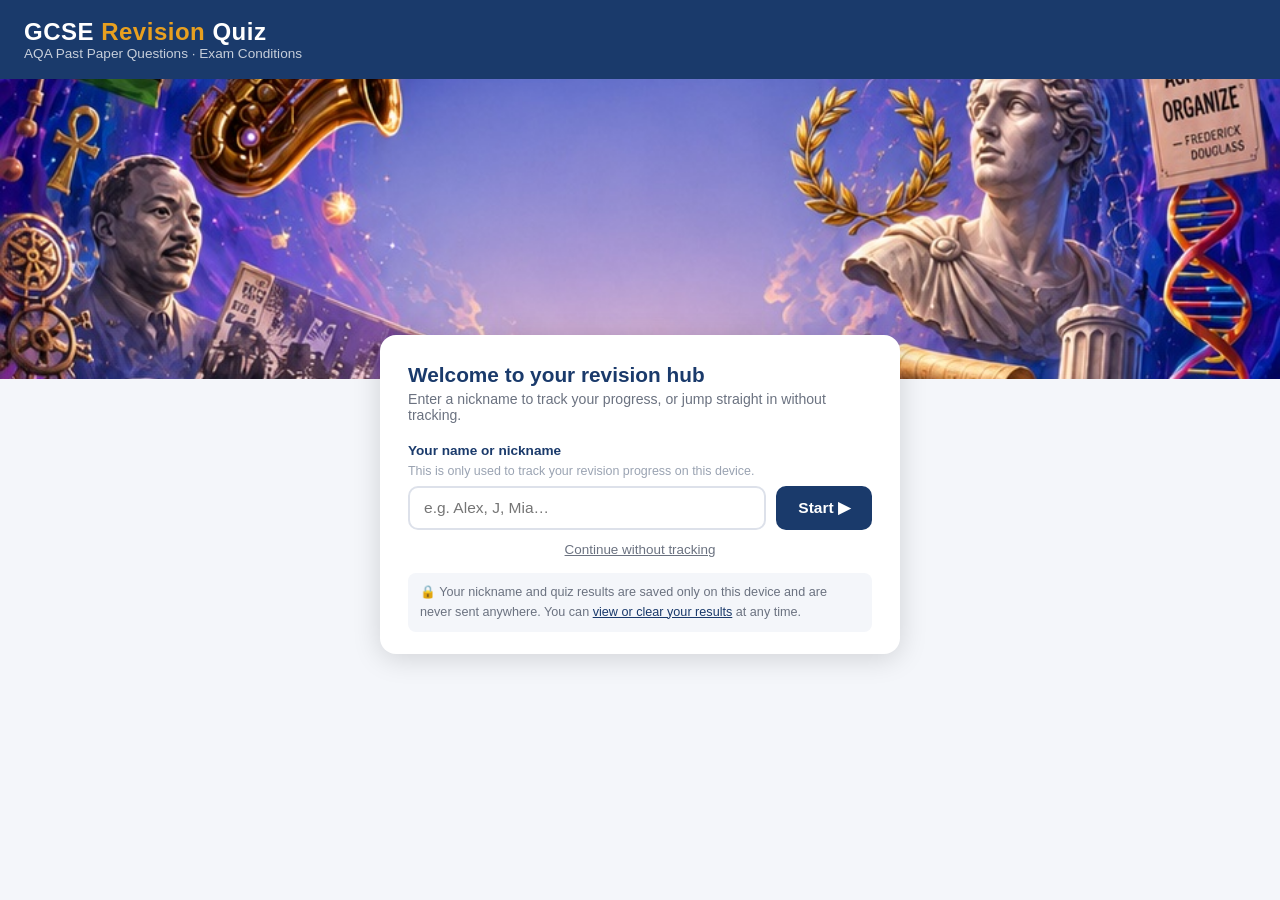
<file: index.html>
<!DOCTYPE html>
<html lang="en">
<head>
  <meta charset="UTF-8">
  <meta name="viewport" content="width=device-width, initial-scale=1.0">
  <title>GCSE Revision Quiz</title>
  <link rel="stylesheet" href="style.css">
  <style>

    /* ── HERO ── */
    .hero {
      width: 100%;
      overflow: hidden;
      display: block;
    }
    .hero img {
      width: 100%;
      height: 300px;
      object-fit: cover;
      object-position: center 30%;
      display: block;
    }
    @media (max-width: 520px) {
      .hero img { height: 220px; }
    }

    /* ── LANDING CARD ── */
    .landing-card {
      max-width: 520px;
      margin: -44px auto 0;
      position: relative;
      z-index: 10;
      background: #fff;
      border-radius: 16px;
      box-shadow: 0 4px 28px rgba(0,0,0,.15);
      padding: 28px 28px 22px;
    }
    @media (max-width: 560px) {
      .landing-card { margin: -32px 14px 0; padding: 20px 16px 18px; }
    }

    .landing-card h1 {
      font-size: 1.3rem;
      font-weight: 700;
      color: #1a3a6b;
      margin-bottom: 4px;
    }
    .landing-subtitle {
      font-size: .88rem;
      color: #6b7280;
      margin-bottom: 20px;
    }

    .name-label {
      display: block;
      font-size: .85rem;
      font-weight: 600;
      color: #1a3a6b;
      margin-bottom: 6px;
    }
    .name-helper {
      display: block;
      font-size: .78rem;
      color: #9aa3b2;
      margin-bottom: 8px;
    }
    .name-row {
      display: flex;
      gap: 10px;
      align-items: stretch;
      margin-bottom: 12px;
    }
    .name-input {
      flex: 1;
      padding: 11px 14px;
      border: 2px solid #dde1ea;
      border-radius: 10px;
      font-size: .97rem;
      font-family: inherit;
      color: #1c1c1c;
      transition: border-color .15s;
    }
    .name-input:focus { outline: none; border-color: #1a3a6b; }
    .name-input.error { border-color: #c62828; }

    .start-btn {
      background: #1a3a6b;
      color: #fff;
      border: none;
      padding: 0 22px;
      border-radius: 10px;
      font-size: .97rem;
      font-weight: 700;
      cursor: pointer;
      white-space: nowrap;
      transition: background .2s;
    }
    .start-btn:hover { background: #122d56; }

    .skip-link {
      display: block;
      text-align: center;
      font-size: .84rem;
      color: #6b7280;
      cursor: pointer;
      margin-bottom: 16px;
      text-decoration: underline;
    }
    .skip-link:hover { color: #1a3a6b; }

    .privacy-note {
      background: #f4f6fa;
      border-radius: 8px;
      padding: 10px 12px;
      font-size: .79rem;
      color: #6b7280;
      line-height: 1.55;
    }
    .privacy-note a { color: #1a3a6b; }

    /* ── LOGGED-IN BAR ── */
    .logged-bar {
      max-width: 900px;
      margin: 20px auto 0;
      padding: 0 20px;
      display: flex;
      align-items: center;
      justify-content: space-between;
      flex-wrap: wrap;
      gap: 8px;
      font-size: .87rem;
      color: #6b7280;
    }
    .logged-bar strong { color: #1a3a6b; }
    .logged-bar a { color: #1a3a6b; font-weight: 600; text-decoration: none; }
    .logged-bar a:hover { text-decoration: underline; }
    .change-link {
      background: none; border: none; color: #6b7280;
      font-size: .82rem; cursor: pointer; text-decoration: underline; padding: 0;
    }
    .change-link:hover { color: #1a3a6b; }

    /* ── SUBJECT SECTION ── */
    .home-intro {
      max-width: 900px;
      margin: 24px auto 0;
      padding: 0 20px;
    }
    .home-intro h2 { font-size: 1.2rem; margin-bottom: 6px; }
    .home-intro p  { color: #6b7280; font-size: .92rem; margin-bottom: 22px; }

    .aqa-badge {
      display: inline-block;
      background: #e8a020;
      color: #fff;
      font-size: .75rem;
      font-weight: 700;
      padding: 3px 10px;
      border-radius: 99px;
      margin-bottom: 10px;
      letter-spacing: .5px;
    }

    #subjects-section { display: none; }
  </style>
</head>
<body>

<header>
  <div>
    <div class="logo">GCSE <span>Revision</span> Quiz</div>
    <div class="sub">AQA Past Paper Questions · Exam Conditions</div>
  </div>
</header>

<!-- Hero image -->
<div class="hero">
  <img src="hero.jpg" alt="Student studying at a desk surrounded by books, planets, and ideas">
</div>

<!-- ── LANDING CARD ── -->
<div class="landing-card" id="landing-card">
  <h1>Welcome to your revision hub</h1>
  <p class="landing-subtitle">Enter a nickname to track your progress, or jump straight in without tracking.</p>

  <label class="name-label" for="nickname-input">Your name or nickname</label>
  <span class="name-helper">This is only used to track your revision progress on this device.</span>
  <div class="name-row">
    <input
      class="name-input"
      id="nickname-input"
      type="text"
      placeholder="e.g. Alex, J, Mia…"
      maxlength="30"
      autocomplete="off"
    >
    <button class="start-btn" onclick="startWithName()">Start ▶</button>
  </div>

  <a class="skip-link" onclick="startWithoutTracking()">Continue without tracking</a>

  <div class="privacy-note">
    🔒 Your nickname and quiz results are saved only on this device and are never sent anywhere. You can <a href="history.html">view or clear your results</a> at any time.
  </div>
</div>

<!-- ── SUBJECTS (shown after name entry) ── -->
<div id="subjects-section">

  <div class="logged-bar" id="logged-bar"></div>

  <div class="home-intro">
    <span class="aqa-badge">AQA</span>
    <h2>Choose a subject to start your practice exam</h2>
    <p>Each quiz has 20 questions drawn from real AQA past papers. A countdown timer runs for each question — just like the real exam. At the end you'll see your score and every question you missed.</p>
  </div>

  <div class="home-wrap">
    <div class="subject-grid">

      <a class="subject-card" href="quiz.html?subject=maths&name=Maths">
        <div class="icon">📐</div>
        <div class="name">Maths</div>
        <div class="qs">20 questions · AQA 8300</div>
      </a>

      <a class="subject-card" href="quiz.html?subject=english-lit&name=English+Literature">
        <div class="icon">📖</div>
        <div class="name">English Literature</div>
        <div class="qs">20 questions · AQA 8702</div>
      </a>

      <a class="subject-card" href="quiz.html?subject=english-lang&name=English+Language">
        <div class="icon">✍️</div>
        <div class="name">English Language</div>
        <div class="qs">20 questions · AQA 8700</div>
      </a>

      <a class="subject-card" href="quiz.html?subject=biology&name=Biology">
        <div class="icon">🧬</div>
        <div class="name">Biology</div>
        <div class="qs">20 questions · AQA 8461</div>
      </a>

      <a class="subject-card" href="quiz.html?subject=chemistry&name=Chemistry">
        <div class="icon">⚗️</div>
        <div class="name">Chemistry</div>
        <div class="qs">20 questions · AQA 8462</div>
      </a>

      <a class="subject-card" href="quiz.html?subject=physics&name=Physics">
        <div class="icon">⚡</div>
        <div class="name">Physics</div>
        <div class="qs">20 questions · AQA 8463</div>
      </a>

      <a class="subject-card" href="quiz.html?subject=geography&name=Geography">
        <div class="icon">🌍</div>
        <div class="name">Geography</div>
        <div class="qs">20 questions · AQA 8035</div>
      </a>

      <a class="subject-card" href="quiz.html?subject=religious-studies&name=Religious+Studies">
        <div class="icon">🕊️</div>
        <div class="name">Religious Studies</div>
        <div class="qs">20 questions · AQA 8062</div>
      </a>

      <a class="subject-card" href="quiz.html?subject=combined-sci-biology-p1&name=Combined+Sci+%E2%80%93+Biology+P1">
        <div class="icon">🧬</div>
        <div class="name">Combined Sci — Biology P1</div>
        <div class="qs">20 questions · AQA 8464/B/1F</div>
      </a>

      <a class="subject-card" href="quiz.html?subject=combined-sci-chemistry-p1&name=Combined+Sci+%E2%80%93+Chemistry+P1">
        <div class="icon">⚗️</div>
        <div class="name">Combined Sci — Chemistry P1</div>
        <div class="qs">20 questions · AQA 8464/C/1F</div>
      </a>

      <a class="subject-card" href="quiz.html?subject=geography-human&name=Geography+%E2%80%93+Human+Environments">
        <div class="icon">🌍</div>
        <div class="name">Geography — Human Environments</div>
        <div class="qs">20 questions · AQA 8035/2</div>
      </a>

      <a class="subject-card" href="quiz.html?subject=pe-socio-cultural&name=PE+%E2%80%93+Socio-cultural+%26+Psychology">
        <div class="icon">🏅</div>
        <div class="name">PE — Socio-cultural &amp; Psychology</div>
        <div class="qs">20 questions · AQA 8582/2</div>
      </a>

      <a class="subject-card" href="quiz.html?subject=pe-physiological&name=PE+%E2%80%93+Physiological+Factors">
        <div class="icon">💪</div>
        <div class="name">PE — Physiological Factors</div>
        <div class="qs">20 questions · AQA 8582/1</div>
      </a>

      <a class="subject-card" href="quiz.html?subject=maths-non-calc&name=Maths+Non-Calculator">
        <div class="icon">🔢</div>
        <div class="name">Maths Non-Calculator</div>
        <div class="qs">20 questions · AQA 8300/1</div>
      </a>

    </div>
  </div>
</div>

<script>
  // On load: if nickname already set this session, skip landing card
  (function() {
    const saved = sessionStorage.getItem('gcse_nickname');
    if (saved !== null) showSubjects(saved || null);
  })();

  function startWithName() {
    const val = document.getElementById('nickname-input').value.trim();
    const inp = document.getElementById('nickname-input');
    if (!val) {
      inp.classList.add('error');
      inp.focus();
      return;
    }
    inp.classList.remove('error');
    sessionStorage.setItem('gcse_nickname', val);
    sessionStorage.setItem('gcse_tracking', 'true');
    showSubjects(val);
  }

  function startWithoutTracking() {
    sessionStorage.setItem('gcse_nickname', '');
    sessionStorage.setItem('gcse_tracking', 'false');
    showSubjects(null);
  }

  function showSubjects(nickname) {
    document.getElementById('landing-card').style.display = 'none';
    document.getElementById('subjects-section').style.display = 'block';

    const bar = document.getElementById('logged-bar');
    if (nickname) {
      bar.innerHTML =
        '<span>Revising as <strong>' + escHtml(nickname) + '</strong></span>' +
        '<span>' +
          '<a href="history.html">📊 My results</a>' +
          ' &nbsp;·&nbsp; ' +
          '<button class="change-link" onclick="changeName()">Change name</button>' +
        '</span>';
    } else {
      bar.innerHTML =
        '<span>Revising without tracking</span>' +
        '<button class="change-link" onclick="changeName()">Add a nickname</button>';
    }
  }

  function changeName() {
    sessionStorage.removeItem('gcse_nickname');
    sessionStorage.removeItem('gcse_tracking');
    document.getElementById('landing-card').style.display = 'block';
    document.getElementById('subjects-section').style.display = 'none';
    const inp = document.getElementById('nickname-input');
    inp.value = '';
    inp.classList.remove('error');
  }

  document.getElementById('nickname-input').addEventListener('keydown', function(e) {
    if (e.key === 'Enter') startWithName();
  });

  function escHtml(s) {
    return s.replace(/&/g,'&amp;').replace(/</g,'&lt;').replace(/>/g,'&gt;').replace(/"/g,'&quot;');
  }
</script>

</body>
</html>
</file>
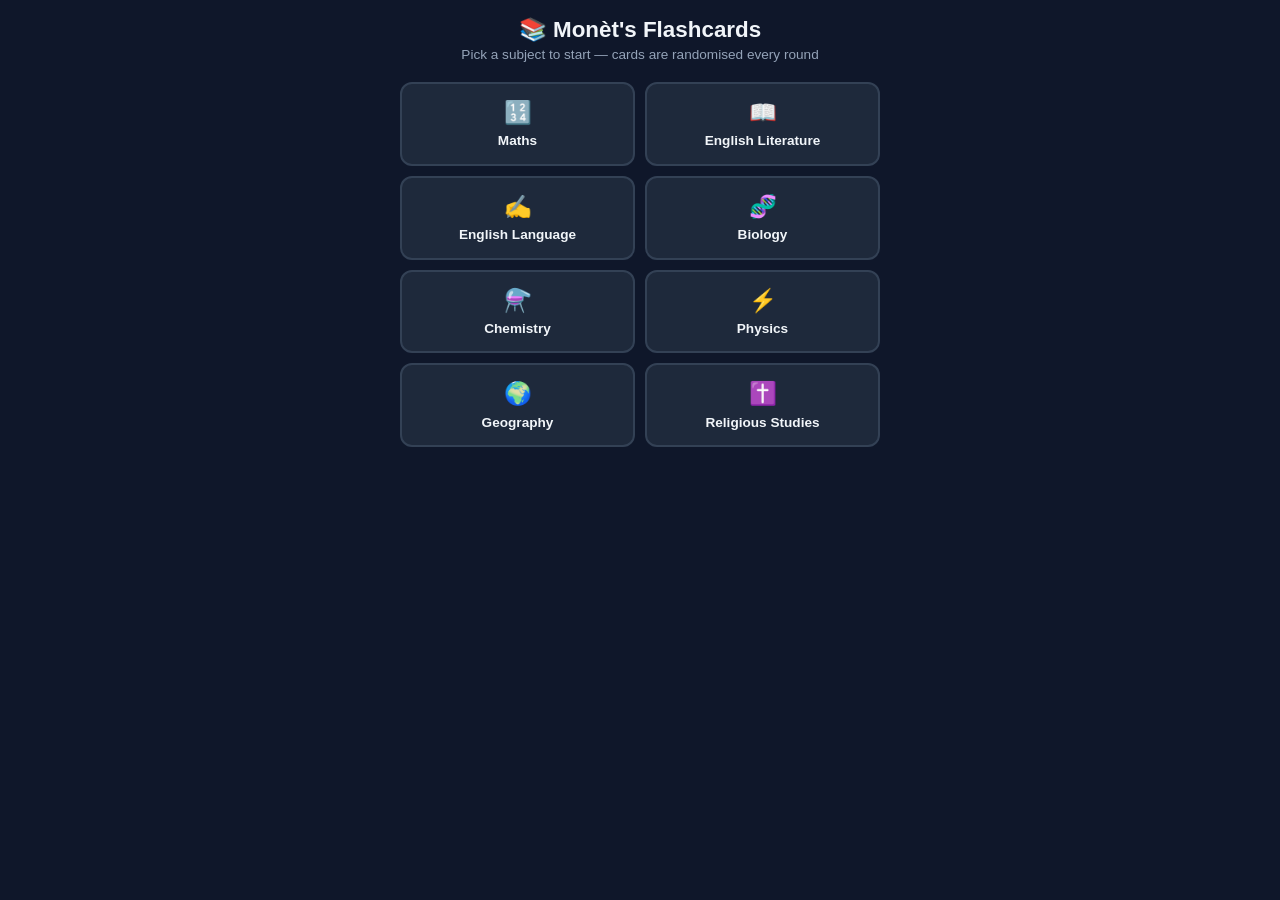
<file: gcse_flashcards.html>
<!DOCTYPE html>
<html lang="en">
<head>
<meta charset="UTF-8">
<meta name="viewport" content="width=device-width, initial-scale=1.0, maximum-scale=1.0, user-scalable=no">
<title>Monèt's GCSE Flashcards</title>
<style>
  * { box-sizing: border-box; margin: 0; padding: 0; }

  :root {
    --green: #22c55e;
    --red: #ef4444;
    --blue: #3b82f6;
    --purple: #8b5cf6;
    --bg: #0f172a;
    --card-bg: #1e293b;
    --text: #f1f5f9;
    --muted: #94a3b8;
    --border: #334155;
  }

  body {
    font-family: -apple-system, BlinkMacSystemFont, 'Segoe UI', sans-serif;
    background: var(--bg);
    color: var(--text);
    min-height: 100vh;
    display: flex;
    flex-direction: column;
    align-items: center;
    padding: 16px;
  }

  h1 { font-size: 1.4rem; font-weight: 700; text-align: center; margin-bottom: 4px; }
  .subtitle { color: var(--muted); font-size: 0.85rem; text-align: center; margin-bottom: 20px; }

  /* SUBJECT PICKER */
  #subject-picker { width: 100%; max-width: 480px; }
  .subject-grid {
    display: grid;
    grid-template-columns: 1fr 1fr;
    gap: 10px;
    margin-top: 8px;
  }
  .subject-btn {
    background: var(--card-bg);
    border: 2px solid var(--border);
    border-radius: 12px;
    padding: 14px 10px;
    color: var(--text);
    font-size: 0.85rem;
    font-weight: 600;
    text-align: center;
    cursor: pointer;
    transition: all 0.2s;
    line-height: 1.3;
  }
  .subject-btn:hover, .subject-btn:active { border-color: var(--blue); background: #1e3a5f; }
  .subject-btn .emoji { font-size: 1.4rem; display: block; margin-bottom: 5px; }

  /* QUIZ VIEW */
  #quiz-view { width: 100%; max-width: 480px; display: none; flex-direction: column; align-items: center; }

  .quiz-header {
    width: 100%;
    display: flex;
    justify-content: space-between;
    align-items: center;
    margin-bottom: 12px;
  }
  .quiz-title { font-size: 1rem; font-weight: 700; }
  .back-btn {
    background: none;
    border: 1px solid var(--border);
    border-radius: 8px;
    color: var(--muted);
    font-size: 0.8rem;
    padding: 5px 10px;
    cursor: pointer;
  }

  .progress-bar-wrap { width: 100%; background: var(--border); border-radius: 99px; height: 6px; margin-bottom: 6px; }
  .progress-bar { height: 6px; border-radius: 99px; background: var(--blue); transition: width 0.3s; }
  .progress-text { font-size: 0.78rem; color: var(--muted); text-align: right; margin-bottom: 16px; width: 100%; }

  /* FLIP CARD */
  .card-scene {
    width: 100%;
    height: 260px;
    perspective: 1000px;
    margin-bottom: 16px;
    cursor: pointer;
  }
  .card-inner {
    width: 100%;
    height: 100%;
    position: relative;
    transform-style: preserve-3d;
    transition: transform 0.5s cubic-bezier(0.4,0,0.2,1);
  }
  .card-inner.flipped { transform: rotateY(180deg); }

  .card-face {
    position: absolute;
    width: 100%;
    height: 100%;
    backface-visibility: hidden;
    -webkit-backface-visibility: hidden;
    border-radius: 16px;
    display: flex;
    flex-direction: column;
    align-items: center;
    justify-content: center;
    padding: 24px;
    text-align: center;
  }
  .card-front {
    background: var(--card-bg);
    border: 2px solid var(--blue);
  }
  .card-back {
    background: #1a2e1a;
    border: 2px solid var(--green);
    transform: rotateY(180deg);
  }

  .card-label {
    font-size: 0.7rem;
    font-weight: 700;
    letter-spacing: 0.08em;
    text-transform: uppercase;
    color: var(--muted);
    margin-bottom: 12px;
  }
  .card-front .card-label { color: #60a5fa; }
  .card-back .card-label { color: var(--green); }

  .card-text {
    font-size: 1rem;
    font-weight: 600;
    line-height: 1.5;
    color: var(--text);
  }
  .card-back .card-text { font-size: 0.9rem; font-weight: 400; line-height: 1.6; }

  .tap-hint {
    margin-top: 14px;
    font-size: 0.72rem;
    color: var(--muted);
  }

  /* MARK BUTTONS */
  .mark-btns {
    width: 100%;
    display: flex;
    gap: 10px;
    margin-bottom: 20px;
    opacity: 0;
    transition: opacity 0.3s;
    pointer-events: none;
  }
  .mark-btns.visible { opacity: 1; pointer-events: all; }
  .mark-btn {
    flex: 1;
    padding: 14px;
    border-radius: 12px;
    border: none;
    font-size: 1rem;
    font-weight: 700;
    cursor: pointer;
    transition: transform 0.15s, opacity 0.15s;
  }
  .mark-btn:active { transform: scale(0.96); }
  .btn-correct { background: var(--green); color: #fff; }
  .btn-wrong { background: var(--red); color: #fff; }

  /* SCORE SCREEN */
  #score-screen {
    width: 100%;
    max-width: 480px;
    display: none;
    flex-direction: column;
    align-items: center;
    text-align: center;
  }
  .score-circle {
    width: 130px;
    height: 130px;
    border-radius: 50%;
    background: var(--card-bg);
    border: 5px solid var(--blue);
    display: flex;
    flex-direction: column;
    align-items: center;
    justify-content: center;
    margin: 20px 0;
  }
  .score-num { font-size: 2.2rem; font-weight: 800; }
  .score-denom { font-size: 0.85rem; color: var(--muted); }
  .score-msg { font-size: 1rem; font-weight: 600; margin-bottom: 6px; }
  .score-sub { font-size: 0.85rem; color: var(--muted); margin-bottom: 24px; }

  .score-actions { display: flex; flex-direction: column; gap: 10px; width: 100%; }
  .action-btn {
    padding: 14px;
    border-radius: 12px;
    border: none;
    font-size: 0.95rem;
    font-weight: 700;
    cursor: pointer;
    transition: opacity 0.2s;
  }
  .action-btn:active { opacity: 0.8; }
  .btn-again { background: var(--blue); color: #fff; }
  .btn-new { background: var(--card-bg); color: var(--text); border: 2px solid var(--border); }

  /* MISSED CARDS REVIEW */
  .missed-section { width: 100%; margin-top: 16px; }
  .missed-title { font-size: 0.85rem; font-weight: 700; color: var(--red); margin-bottom: 8px; text-align: left; }
  .missed-item {
    background: var(--card-bg);
    border-left: 3px solid var(--red);
    border-radius: 8px;
    padding: 10px 12px;
    margin-bottom: 8px;
    text-align: left;
    font-size: 0.82rem;
    line-height: 1.5;
  }
  .missed-q { font-weight: 600; color: var(--text); margin-bottom: 4px; }
  .missed-a { color: var(--muted); }
</style>
</head>
<body>

<!-- SUBJECT PICKER -->
<div id="subject-picker">
  <h1>📚 Monèt's Flashcards</h1>
  <p class="subtitle">Pick a subject to start — cards are randomised every round</p>
  <div class="subject-grid">
    <button class="subject-btn" onclick="startQuiz('maths')"><span class="emoji">🔢</span>Maths</button>
    <button class="subject-btn" onclick="startQuiz('english-lit')"><span class="emoji">📖</span>English Literature</button>
    <button class="subject-btn" onclick="startQuiz('english-lang')"><span class="emoji">✍️</span>English Language</button>
    <button class="subject-btn" onclick="startQuiz('biology')"><span class="emoji">🧬</span>Biology</button>
    <button class="subject-btn" onclick="startQuiz('chemistry')"><span class="emoji">⚗️</span>Chemistry</button>
    <button class="subject-btn" onclick="startQuiz('physics')"><span class="emoji">⚡</span>Physics</button>
    <button class="subject-btn" onclick="startQuiz('geography')"><span class="emoji">🌍</span>Geography</button>
    <button class="subject-btn" onclick="startQuiz('rs')"><span class="emoji">✝️</span>Religious Studies</button>
  </div>
</div>

<!-- QUIZ VIEW -->
<div id="quiz-view">
  <div class="quiz-header">
    <div class="quiz-title" id="quiz-title"></div>
    <button class="back-btn" onclick="goHome()">← Subjects</button>
  </div>
  <div class="progress-bar-wrap"><div class="progress-bar" id="progress-bar"></div></div>
  <div class="progress-text" id="progress-text"></div>

  <div class="card-scene" onclick="flipCard()">
    <div class="card-inner" id="card-inner">
      <div class="card-face card-front">
        <div class="card-label">Question — tap to reveal answer</div>
        <div class="card-text" id="card-question"></div>
      </div>
      <div class="card-face card-back">
        <div class="card-label">Answer</div>
        <div class="card-text" id="card-answer"></div>
      </div>
    </div>
  </div>

  <div class="mark-btns" id="mark-btns">
    <button class="mark-btn btn-wrong" onclick="markCard(false)">❌ Missed it</button>
    <button class="mark-btn btn-correct" onclick="markCard(true)">✅ Got it</button>
  </div>
</div>

<!-- SCORE SCREEN -->
<div id="score-screen">
  <h1>Round Complete!</h1>
  <div class="score-circle">
    <div class="score-num" id="score-num"></div>
    <div class="score-denom" id="score-denom"></div>
  </div>
  <div class="score-msg" id="score-msg"></div>
  <div class="score-sub" id="score-sub"></div>

  <div class="score-actions">
    <button class="action-btn btn-again" onclick="playAgain()">🔀 Reshuffle &amp; Go Again</button>
    <button class="action-btn btn-new" onclick="goHome()">📚 Pick Another Subject</button>
  </div>

  <div class="missed-section" id="missed-section"></div>
</div>

<script>
const SUBJECTS = {
  'maths': {
    name: '🔢 Maths',
    cards: [
      { q: "What is the formula for the area of a circle?", a: "A = πr² — where r is the radius. For example, if r = 5cm, then A = π × 25 = 78.5 cm²" },
      { q: "What is the difference between mean, median and mode?", a: "Mean: add all values ÷ by how many. Median: middle value when ordered. Mode: most common value." },
      { q: "How do you calculate the gradient of a straight line?", a: "Gradient = change in y ÷ change in x (rise over run). On a graph: pick two points and use (y₂−y₁)÷(x₂−x₁)" },
      { q: "What is Pythagoras' theorem and when do you use it?", a: "a² + b² = c² — used in right-angled triangles to find a missing side. c is always the hypotenuse (longest side)." },
      { q: "How do you expand double brackets, e.g. (x+3)(x+2)?", a: "Use FOIL: First, Outer, Inner, Last. (x+3)(x+2) = x²+2x+3x+6 = x²+5x+6" },
      { q: "What is the quadratic formula?", a: "x = (−b ± √(b²−4ac)) / 2a — used to solve ax²+bx+c=0 when factorising doesn't work." },
      { q: "How do you find the nth term of an arithmetic sequence?", a: "nth term = a + (n−1)d, where a = first term and d = common difference. E.g. 3, 7, 11... → nth term = 4n−1" },
      { q: "What is the formula for simple interest?", a: "Interest = (Principal × Rate × Time) ÷ 100. E.g. £500 at 3% for 2 years = £500×3×2÷100 = £30" },
      { q: "How do you calculate percentage change?", a: "(New Value − Original Value) ÷ Original Value × 100. Positive = increase, negative = decrease." },
      { q: "What are the three trigonometric ratios (SOH CAH TOA)?", a: "Sin = Opposite/Hypotenuse, Cos = Adjacent/Hypotenuse, Tan = Opposite/Adjacent. Remember SOH CAH TOA." },
      { q: "What is the probability of two independent events both occurring?", a: "Multiply the probabilities together. P(A and B) = P(A) × P(B). E.g. flipping two heads = ½ × ½ = ¼" },
      { q: "How do you solve simultaneous equations by elimination?", a: "Make one variable's coefficient equal in both equations, then add or subtract to eliminate it, then solve for the other." },
      { q: "What is the equation of a circle centred at the origin?", a: "x² + y² = r² — where r is the radius. E.g. a circle with radius 4 has equation x² + y² = 16." },
      { q: "How do you calculate the volume of a cylinder?", a: "V = πr²h — where r is radius and h is height. Don't forget to include units³ in your answer." },
      { q: "What does it mean for two lines to be perpendicular?", a: "Their gradients multiply to give −1. If one gradient is m, the perpendicular gradient is −1/m." },
      { q: "What is the difference between a factor and a multiple?", a: "A factor divides exactly into a number (factors of 12: 1,2,3,4,6,12). A multiple is in the times table (multiples of 3: 3,6,9...)." },
      { q: "How do you write a number in standard form?", a: "A × 10ⁿ where 1 ≤ A < 10. E.g. 4500 = 4.5 × 10³ and 0.003 = 3 × 10⁻³" },
      { q: "What is a recurring decimal and how do you convert one to a fraction?", a: "A decimal that repeats, e.g. 0.333... Let x=0.333, then 10x=3.333, subtract: 9x=3, so x=3/9=1/3." },
      { q: "How do you find the interior angle of a regular polygon?", a: "Interior angle = (n−2) × 180 ÷ n, where n = number of sides. E.g. regular hexagon (n=6): (4×180)÷6 = 120°" },
      { q: "What is the difference between theoretical and experimental probability?", a: "Theoretical: calculated using equally likely outcomes (e.g. P(head)=½). Experimental: based on actual results of trials." }
    ]
  },
  'english-lit': {
    name: '📖 English Literature',
    cards: [
      { q: "In 'An Inspector Calls', what does the Inspector represent?", a: "The Inspector (Goole) represents social conscience, justice and possibly a supernatural force. His name sounds like 'ghoul'. He forces each character to confront their responsibility for Eva Smith's death." },
      { q: "What is the key theme of social responsibility in 'An Inspector Calls'?", a: "Priestley argues that we are all responsible for each other in society ('We are members of one body'). The Birlings' selfish, capitalist attitudes are shown as morally wrong compared to the Inspector's socialist message." },
      { q: "How does Priestley present Mr Birling in 'An Inspector Calls'?", a: "Birling is arrogant, self-interested and wrong in his predictions (Titanic, war). He represents the dangers of capitalism. Priestley uses dramatic irony — the audience knows Birling's confident predictions are all false." },
      { q: "What does Sheila Birling's character arc show in 'An Inspector Calls'?", a: "Sheila transforms from a naive, sheltered girl into a morally aware young woman. She accepts responsibility and represents the younger generation's capacity to change — contrasting with her parents' stubborn denial." },
      { q: "What is the significance of the play being set in 1912 but written in 1945?", a: "Priestley wrote after WWII to warn audiences not to return to the selfish, class-divided society of 1912. The two world wars Birling dismisses had already happened, giving the play a powerful message about learning from the past." },
      { q: "What is the main theme of 'Macbeth' and how does ambition drive the plot?", a: "Unchecked ambition is the central theme. Macbeth's desire for power leads him to murder Duncan, then spiral into tyranny and paranoia. Shakespeare shows that ambition without moral restraint leads to destruction." },
      { q: "How does Shakespeare present the relationship between Macbeth and Lady Macbeth?", a: "At first Lady Macbeth is dominant, calling on spirits to 'unsex' her. After the murder, roles reverse — Macbeth becomes ruthless and Lady Macbeth descends into guilt and madness, showing power corrupts differently in each." },
      { q: "What is the importance of the witches in 'Macbeth'?", a: "The witches (Weird Sisters) represent fate, evil and temptation. Their prophecies plant the seed of ambition but Macbeth chooses to act on them. They reflect Jacobean fears of the supernatural and devil." },
      { q: "How does Shakespeare use the motif of blood in 'Macbeth'?", a: "Blood symbolises guilt, violence and the consequences of ambition. 'Will all great Neptune's ocean wash this blood clean from my hand?' — Macbeth knows his guilt cannot be undone. Lady Macbeth's 'Out, damned spot' shows her guilt consuming her." },
      { q: "What does the theme of appearance vs reality mean in 'Macbeth'?", a: "'Fair is foul and foul is fair' — things are not what they seem. Macbeth appears loyal but plans murder; the witches appear to offer truth but deceive. This theme warns against trusting surface appearances." },
      { q: "What is the key message of 'Romeo and Juliet'?", a: "The play explores how hatred and family conflict destroy innocent love. The feud between Montagues and Capulets causes the deaths of Romeo and Juliet — love cannot survive in a world consumed by hate and pride." },
      { q: "How does Shakespeare present love in 'Romeo and Juliet'?", a: "Love is shown as intense and impulsive (Romeo switches from Rosaline to Juliet instantly), but also as pure and transcending social barriers. It contrasts sharply with the violence and hatred surrounding it." },
      { q: "What role does fate play in 'Romeo and Juliet'?", a: "Romeo and Juliet are described as 'star-crossed lovers' — fate is against them from the start. A series of bad timing and miscommunication (the letter not arriving) suggests their tragedy was inevitable." },
      { q: "What is the significance of the poem 'Remains' by Simon Armitage?", a: "'Remains' explores the psychological trauma of war. A soldier cannot forget killing a looter — 'he's here in my head when I close my eyes'. It shows PTSD and the lasting damage combat does to mental health." },
      { q: "What is the theme of 'Ozymandias' by Percy Shelley?", a: "The poem explores the futility of power and pride. The ruined statue of Ozymandias in the desert shows that even the greatest rulers are forgotten in time. 'My name is Ozymandias, King of Kings' — yet nothing remains." },
      { q: "How does the poet present conflict in 'Bayonet Charge' by Ted Hughes?", a: "Hughes presents war as chaotic, terrifying and senseless. The soldier abandons his patriotic ideals — 'King, honour, human dignity, etcetera / Dropped like luxuries' — and acts on animal survival instinct alone." },
      { q: "What is 'War Photographer' about and what is its key message?", a: "Duffy's poem follows a photographer processing images of war. It critiques how audiences briefly feel sympathy then carry on with comfortable lives — 'a hundred agonies in black-and-white / from which his editor will pick out five or six'." },
      { q: "What techniques do examiners look for in a literature essay?", a: "AQA rewards: close language analysis (specific word choices), subject terminology (metaphor, juxtaposition etc.), context (writer's intentions, historical setting), and a clear argument throughout. Use PEE or PEEL structure." },
      { q: "What is the difference between a simile and a metaphor?", a: "A simile compares using 'like' or 'as' (e.g. 'My love is like a red rose'). A metaphor states something IS something else (e.g. 'He is a lion in battle'). Both create vivid images but metaphors are more direct." },
      { q: "What does 'dramatic irony' mean and how is it used in 'An Inspector Calls'?", a: "Dramatic irony is when the audience knows something characters don't. In 'An Inspector Calls', Birling confidently says the Titanic is 'unsinkable' and there won't be a war — the audience in 1945 knew both were disastrously wrong." }
    ]
  },
  'english-lang': {
    name: '✍️ English Language',
    cards: [
      { q: "What does DAFOREST stand for in language analysis?", a: "Direct address, Alliteration, Facts, Opinion, Rhetorical questions, Emotive language, Statistics, Triples (rule of three). These are persuasive techniques to identify and use in writing." },
      { q: "What is the difference between implicit and explicit information?", a: "Explicit information is stated directly and clearly. Implicit information is suggested or implied — you have to infer it from clues in the text. AQA Q1 often asks you to identify explicit information." },
      { q: "What does 'structural feature' mean and what are some examples?", a: "Structural features are choices about how a text is organised. Examples: story opening (in media res), time shifts (flashback/flashforward), narrative perspective, repetition of ideas, cliffhanger endings, shifts in focus." },
      { q: "What is a rhetorical question and why do writers use it?", a: "A question asked for effect, not expecting an answer (e.g. 'Is this really the future we want?'). It engages readers, makes them think, and implies the writer's view without stating it directly." },
      { q: "What is the purpose of a topic sentence?", a: "A topic sentence opens a paragraph and states its main idea clearly. It helps organise writing and makes argument easy to follow. Every paragraph in a strong essay or article starts with one." },
      { q: "What is pathetic fallacy and why do writers use it?", a: "Pathetic fallacy is when weather or nature reflects the mood of the scene (e.g. a storm during a character's grief). It creates atmosphere and makes setting emotionally significant." },
      { q: "What is the difference between first and third person narration?", a: "First person ('I', 'we'): narrator is a character — feels personal and intimate but limited viewpoint. Third person ('he', 'she', 'they'): narrator is outside — can be omniscient (all-knowing) or limited to one character's perspective." },
      { q: "How do you analyse language effectively in a GCSE exam?", a: "Identify the specific word or technique → name it → explain the effect it has on the reader → link to writer's purpose. Go beyond surface meaning — ask 'why did the writer choose THIS word?'" },
      { q: "What is a counterargument and why include one in persuasive writing?", a: "A counterargument acknowledges the opposing view before refuting it (e.g. 'Some may argue... however...'). It makes your argument more convincing because it shows you've considered other perspectives." },
      { q: "What are the four purposes of writing (PAIR)?", a: "Persuade, Advise, Inform, and entertain (also argue, describe). Writers often combine more than one purpose. Always identify the main purpose and how language choices serve it." },
      { q: "What is 'in media res' and what effect does it have?", a: "'In media res' means starting a story in the middle of the action. It immediately grabs the reader's attention and creates intrigue — they want to know how the situation developed." },
      { q: "What is a semantic field and how does it work?", a: "A semantic field is a group of words related to the same topic or theme (e.g. war: 'battle', 'blood', 'surrender', 'march'). Writers use them to reinforce themes and create a consistent atmosphere." },
      { q: "What is the effect of short sentences in writing?", a: "Short sentences create impact, urgency and tension. They slow the reader down and emphasise key points. Often used at dramatic moments or to contrast with longer, more flowing sentences." },
      { q: "What is anaphora and what effect does it create?", a: "Anaphora is the repetition of a word or phrase at the start of successive clauses (e.g. 'We shall fight on the beaches, we shall fight on the landing grounds, we shall fight in the fields'). It creates rhythm, emphasis and momentum." },
      { q: "What is the difference between a broadsheet and a tabloid newspaper?", a: "Broadsheets (e.g. The Times) use formal language, complex sentences and target educated readers. Tabloids (e.g. The Sun) use colloquial language, short sentences, sensational headlines and aim for mass appeal." },
      { q: "What is sibilance and what mood can it create?", a: "Sibilance is the repetition of 's' sounds (e.g. 'the soft, silent sea'). It can create a hissing, sinister tone or a soft, soothing atmosphere depending on context." },
      { q: "How should you structure a transactional writing response?", a: "Match form to purpose (letter, article, speech etc.) → engage reader from the opening → use a range of persuasive/structural techniques → vary sentence length → finish with a memorable conclusion. Stay in the right register throughout." },
      { q: "What does 'register' mean in English Language?", a: "Register is the level of formality in language. Formal register uses standard English and complex vocabulary. Informal register uses colloquial language, contractions and a conversational tone. Match register to audience and purpose." },
      { q: "What is juxtaposition and what effect does it create?", a: "Juxtaposition is placing two contrasting ideas or images side by side (e.g. rich/poor, dark/light). It highlights the differences between them and creates tension or irony." },
      { q: "What techniques improve descriptive writing?", a: "Use all five senses (not just sight), vary sentence structure (short for impact, long for flow), use ambitious vocabulary, include figurative language (similes, metaphors, personification), create a clear atmosphere, and show don't tell." }
    ]
  },
  'biology': {
    name: '🧬 Biology',
    cards: [
      { q: "What is the difference between mitosis and meiosis?", a: "Mitosis: cell divides to make 2 identical daughter cells (same chromosome number) — for growth and repair. Meiosis: cell divides to make 4 genetically unique cells with half the chromosomes — for sexual reproduction (gametes)." },
      { q: "What are the four bases in DNA and how do they pair?", a: "Adenine (A), Thymine (T), Cytosine (C), Guanine (G). A always pairs with T, C always pairs with G. This complementary base pairing holds the double helix together." },
      { q: "What is the role of enzymes and how does pH affect them?", a: "Enzymes are biological catalysts that speed up reactions without being used up. Each has an optimal pH. Too acidic or alkaline changes the shape of the active site (denaturation) — the enzyme stops working." },
      { q: "What is the difference between aerobic and anaerobic respiration?", a: "Aerobic: glucose + oxygen → carbon dioxide + water + lots of ATP energy. Anaerobic (no oxygen): glucose → lactic acid (animals) or ethanol + CO₂ (plants/yeast). Less energy released." },
      { q: "What is homeostasis and give two examples?", a: "Homeostasis is maintaining a stable internal environment despite external changes. Examples: body temperature regulation (37°C) by sweating/shivering; blood glucose regulation by insulin and glucagon." },
      { q: "What is natural selection?", a: "Organisms with favourable variations survive and reproduce, passing on those traits. Over generations, these advantageous traits become more common in the population. This is the mechanism of evolution (Darwin)." },
      { q: "What is the difference between a pathogen and an antibody?", a: "A pathogen is a microorganism (bacteria, virus, fungus) that causes disease. An antibody is a protein made by white blood cells (lymphocytes) that specifically targets and destroys pathogens." },
      { q: "What is osmosis?", a: "Osmosis is the movement of water molecules from an area of high water concentration to low water concentration across a partially permeable membrane. It requires no energy (passive process)." },
      { q: "What are the main differences between plant and animal cells?", a: "Plant cells have: cell wall (cellulose), chloroplasts (for photosynthesis), large permanent vacuole. Animal cells have none of these. Both have: nucleus, cell membrane, mitochondria, ribosomes, cytoplasm." },
      { q: "What is the equation for photosynthesis?", a: "6CO₂ + 6H₂O → C₆H₁₂O₆ + 6O₂ (using light energy). Carbon dioxide + water → glucose + oxygen. Occurs in chloroplasts using chlorophyll to absorb light." },
      { q: "What is the function of the nervous system?", a: "The nervous system detects stimuli, processes information and coordinates responses. Sensory neurons carry signals to the brain/spinal cord; motor neurons carry signals to effectors (muscles/glands)." },
      { q: "What is a reflex arc?", a: "A rapid, automatic response to a stimulus. Pathway: stimulus → sensory receptor → sensory neuron → spinal cord (relay neuron) → motor neuron → effector (muscle). Bypasses the brain for speed." },
      { q: "What is the difference between type 1 and type 2 diabetes?", a: "Type 1: autoimmune — pancreas doesn't produce insulin. Managed with insulin injections. Type 2: body becomes resistant to insulin, often linked to diet/obesity. Managed with diet, exercise, medication." },
      { q: "What is the role of the kidneys?", a: "Kidneys filter blood to remove urea (waste from protein breakdown), excess water and salts. They maintain water balance (osmoregulation). Urine is produced and excreted via the bladder." },
      { q: "What is genetic variation and why is it important?", a: "Genetic variation is differences in DNA between individuals. It arises from sexual reproduction (mixing of genes) and mutations. It's important for evolution — variation means some individuals may survive environmental changes." },
      { q: "What are the main food groups and their functions?", a: "Carbohydrates: energy. Proteins: growth and repair. Fats: energy storage, insulation. Vitamins and minerals: various functions (e.g. vitamin C prevents scurvy, iron for haemoglobin). Water: all chemical reactions." },
      { q: "How does the immune system respond to infection?", a: "1. Phagocytes engulf and destroy pathogens. 2. Lymphocytes produce antibodies specific to the pathogen's antigens. 3. Memory cells remain so the response is faster if the same pathogen is encountered again." },
      { q: "What is the difference between dominant and recessive alleles?", a: "Dominant alleles are expressed when present (shown with capital letter, e.g. B). Recessive alleles are only expressed when two copies are present (bb). Heterozygous (Bb) = dominant phenotype." },
      { q: "What are the stages of the human menstrual cycle?", a: "Day 1–5: menstruation (uterus lining breaks down). Day 1–13: FSH causes follicle/egg to develop; oestrogen rebuilds lining. Day 14: ovulation (egg released by LH surge). Day 15–28: progesterone maintains lining." },
      { q: "What is the difference between benign and malignant tumours?", a: "Benign tumours grow slowly and stay in one place — not cancerous. Malignant tumours grow rapidly and can spread (metastasise) to other parts of the body via blood or lymph — cancerous and life-threatening." }
    ]
  },
  'chemistry': {
    name: '⚗️ Chemistry',
    cards: [
      { q: "What is the difference between an atom, element, compound and mixture?", a: "Atom: smallest particle of an element. Element: one type of atom only (e.g. O₂). Compound: two or more elements chemically bonded (e.g. H₂O). Mixture: two or more substances not chemically bonded (can be separated)." },
      { q: "What is the difference between ionic and covalent bonding?", a: "Ionic: metal transfers electrons to non-metal → oppositely charged ions attract. Covalent: two non-metals share pairs of electrons. Ionic compounds form giant lattice structures; covalent form molecules or giant lattices." },
      { q: "What is the law of conservation of mass?", a: "Mass is neither created nor destroyed in a chemical reaction. The total mass of reactants always equals the total mass of products. This is why chemical equations must be balanced." },
      { q: "What is the difference between an acid and an alkali? What is pH?", a: "Acid: pH below 7, produces H⁺ ions in solution. Alkali: pH above 7, produces OH⁻ ions. Neutral: pH 7. pH is a scale from 0–14 measuring how acidic or alkaline a substance is." },
      { q: "What is the reactivity series and why is it useful?", a: "The reactivity series ranks metals from most to least reactive: K, Na, Ca, Mg, Al, Zn, Fe, Pb, Cu, Ag, Au. It predicts displacement reactions — a more reactive metal displaces a less reactive one from a compound." },
      { q: "What is electrolysis and when is it used?", a: "Electrolysis uses electricity to break down an ionic compound in solution or when molten. Positive ions move to the cathode (negative electrode); negative ions to the anode. Used to extract aluminium and purify copper." },
      { q: "What is the difference between exothermic and endothermic reactions?", a: "Exothermic: releases energy to surroundings — temperature rises (combustion, neutralisation, respiration). Endothermic: absorbs energy from surroundings — temperature falls (thermal decomposition, photosynthesis)." },
      { q: "What are the three states of matter and how do particles differ?", a: "Solid: particles packed tightly, fixed positions, vibrate only. Liquid: particles close but can move, fixed volume no fixed shape. Gas: particles far apart, move freely, fill any container. Energy increases: solid → liquid → gas." },
      { q: "What is a catalyst and how does it work?", a: "A catalyst speeds up a chemical reaction without being used up itself. It provides an alternative reaction pathway with lower activation energy. This means more particles have enough energy to react." },
      { q: "What is the difference between oxidation and reduction (OILRIG)?", a: "OILRIG: Oxidation Is Loss (of electrons), Reduction Is Gain (of electrons). They always happen together (redox reactions). E.g. in electrolysis: metal ions at cathode gain electrons (reduction)." },
      { q: "What makes a metal a good conductor and why is graphite different to other non-metals?", a: "Metals conduct because delocalised electrons carry charge. Graphite (a form of carbon) also conducts because it has one delocalised electron per carbon atom — unusual for a non-metal." },
      { q: "How do you calculate moles?", a: "Moles = mass ÷ relative formula mass (Mr). E.g. moles of 18g of water (Mr=18) = 18÷18 = 1 mole. Also: moles = concentration × volume (in litres)." },
      { q: "What are the products of burning hydrocarbons?", a: "Complete combustion: hydrocarbon + oxygen → carbon dioxide + water. Incomplete combustion (limited O₂): produces carbon monoxide (toxic) and carbon/soot instead of CO₂." },
      { q: "What is crude oil and how is it separated?", a: "Crude oil is a mixture of hydrocarbons. It's separated by fractional distillation — heated in a fractionating column; different fractions (petrol, diesel, kerosene etc.) condense at different temperatures based on chain length." },
      { q: "What is the difference between addition and condensation polymerisation?", a: "Addition polymerisation: unsaturated monomers (with C=C double bonds) join together — no other products formed (e.g. poly(ethene)). Condensation polymerisation: monomers join with loss of small molecules like water (e.g. nylon, polyester)." },
      { q: "What are the properties of ionic compounds?", a: "High melting/boiling points (strong electrostatic forces). Conduct electricity when molten or dissolved in water (ions free to move) but NOT when solid. Brittle. Usually soluble in water." },
      { q: "What is the difference between a physical and chemical change?", a: "Physical change: no new substance made, usually reversible (e.g. melting, dissolving). Chemical change: new substances formed, usually irreversible (e.g. burning, rusting, cooking). Signs: gas, precipitate, colour change, temperature change." },
      { q: "What is Le Chatelier's Principle?", a: "If a system at equilibrium is disturbed, it shifts to oppose the change. E.g. increase pressure → equilibrium shifts to the side with fewer gas molecules. Increase temperature → equilibrium shifts in the endothermic direction." },
      { q: "What are the uses of the noble gases and why are they unreactive?", a: "Noble gases (Group 0: He, Ne, Ar, Kr, Xe) have full outer electron shells so don't need to gain/lose electrons. Uses: helium in balloons (safe, low density), argon in light bulbs (inert atmosphere), neon in signs." },
      { q: "What is the difference between empirical and molecular formula?", a: "Empirical formula: simplest whole-number ratio of atoms (e.g. CH₂O). Molecular formula: actual number of atoms in a molecule (e.g. C₆H₁₂O₆ for glucose). The molecular formula is a multiple of the empirical formula." }
    ]
  },
  'physics': {
    name: '⚡ Physics',
    cards: [
      { q: "What is the difference between speed and velocity?", a: "Speed is a scalar quantity — it only has magnitude (e.g. 30 m/s). Velocity is a vector — it has both magnitude AND direction (e.g. 30 m/s north). Acceleration involves a change in velocity." },
      { q: "What is Newton's Second Law of Motion?", a: "Force = mass × acceleration (F = ma). The greater the force applied to an object, or the smaller its mass, the greater its acceleration. Force is measured in Newtons (N)." },
      { q: "What is the difference between potential energy and kinetic energy?", a: "Potential energy (GPE) = stored energy due to position: GPE = mgh (mass × gravitational field strength × height). Kinetic energy = energy of movement: KE = ½mv². Both measured in joules." },
      { q: "What is Ohm's Law?", a: "Voltage = Current × Resistance (V = IR). Current is measured in amps (A), resistance in ohms (Ω), voltage in volts (V). If resistance increases at constant voltage, current decreases." },
      { q: "What is the difference between series and parallel circuits?", a: "Series: components in a single loop — same current throughout, voltage shared. If one fails, all fail. Parallel: components in separate branches — same voltage, currents add up. If one fails, others work." },
      { q: "What are the types of electromagnetic radiation and what do they have in common?", a: "Radio, microwave, infrared, visible light, ultraviolet, X-rays, gamma rays (in order of increasing frequency/energy). All travel at the speed of light (3×10⁸ m/s) and are transverse waves." },
      { q: "What is the difference between longitudinal and transverse waves?", a: "Transverse: oscillations perpendicular to direction of travel (e.g. light, water waves). Longitudinal: oscillations parallel to direction of travel (e.g. sound). Sound cannot travel in a vacuum." },
      { q: "What is the difference between nuclear fission and fusion?", a: "Fission: heavy nucleus splits into two smaller nuclei, releasing energy (used in nuclear reactors). Fusion: two light nuclei combine to form a heavier nucleus, releasing more energy (powers the Sun, future clean energy)." },
      { q: "What are alpha, beta and gamma radiation?", a: "Alpha (α): 2 protons + 2 neutrons, stopped by paper, most ionising. Beta (β): fast electron, stopped by aluminium. Gamma (γ): electromagnetic wave, stopped by thick lead, least ionising but most penetrating." },
      { q: "What is the equation for power?", a: "Power = Energy transferred ÷ time (P = E/t). Also P = IV (current × voltage). Measured in Watts (W). 1 Watt = 1 Joule per second." },
      { q: "What is the difference between weight and mass?", a: "Mass is the amount of matter in an object (kg) — constant everywhere. Weight is the gravitational force acting on that mass (N): W = mg. On the Moon (g = 1.6 N/kg), you weigh less but your mass is the same." },
      { q: "What is the wave equation?", a: "Wave speed = frequency × wavelength (v = fλ). Speed in m/s, frequency in Hz, wavelength in metres. All EM waves travel at c = 3 × 10⁸ m/s in a vacuum." },
      { q: "What is specific heat capacity?", a: "The amount of energy needed to raise 1 kg of a substance by 1°C. Equation: E = mcΔT (energy = mass × specific heat capacity × temperature change). Water has a high SHC (4200 J/kg°C)." },
      { q: "What is the difference between reflection, refraction and diffraction?", a: "Reflection: wave bounces off a surface. Refraction: wave changes speed and bends when entering a new medium. Diffraction: wave spreads out when passing through a gap or around an obstacle." },
      { q: "How does a transformer work and what is the transformer equation?", a: "Transformers change voltage using electromagnetic induction. Step-up increases voltage, step-down decreases it. Equation: Vp/Vs = np/ns (primary voltage/secondary voltage = primary turns/secondary turns)." },
      { q: "What is the principle of conservation of energy?", a: "Energy cannot be created or destroyed — only transferred between stores. Total energy in a closed system always remains the same. In practice, some energy is always dissipated as heat (wasted)." },
      { q: "What is terminal velocity?", a: "Terminal velocity is reached when the driving force (e.g. weight) equals the resistive force (drag/air resistance). Acceleration = 0 so the object falls at constant speed. Skydivers reach terminal velocity before opening parachute." },
      { q: "What is the difference between a conductor and an insulator?", a: "Conductor: allows charge (electrons) to flow freely — metals are good conductors. Insulator: does not allow charge to flow — electrons are tightly bound. Examples: copper (conductor), rubber (insulator)." },
      { q: "What is pressure and what is the equation for pressure in a fluid?", a: "Pressure = Force ÷ Area (P = F/A, in Pascals). In a fluid: pressure increases with depth — P = hρg (height × density × gravitational field strength). Pressure acts equally in all directions in a fluid." },
      { q: "What does half-life mean in radioactive decay?", a: "Half-life is the time taken for half the radioactive nuclei in a sample to decay. After 1 half-life → 50% remains, after 2 → 25%, after 3 → 12.5% etc. Each radioactive isotope has a fixed half-life." }
    ]
  },
  'geography': {
    name: '🌍 Geography',
    cards: [
      { q: "What is the difference between weather and climate?", a: "Weather is the short-term atmospheric conditions at a specific place (e.g. raining today). Climate is the average weather patterns of a place over a long period (usually 30+ years)." },
      { q: "What causes earthquakes?", a: "Earthquakes are caused by the movement of tectonic plates. Stress builds up along plate boundaries; when it's released suddenly, seismic waves radiate from the focus (deep) through the epicentre (surface above focus)." },
      { q: "What is the difference between a constructive and destructive plate boundary?", a: "Constructive: plates move apart, magma rises to fill gap — forms new crust, mid-ocean ridges, gentle volcanoes. Destructive: oceanic plate subducts under continental plate — deep ocean trenches, violent volcanoes, earthquakes." },
      { q: "What is the difference between push and pull factors in migration?", a: "Push factors drive people away from an area (poverty, war, natural disasters, lack of jobs). Pull factors attract people to a new place (better jobs, healthcare, safety, education). Migration is usually a combination of both." },
      { q: "What is urbanisation and what are its causes?", a: "Urbanisation is the increase in the proportion of people living in urban areas (cities). Caused by: rural-urban migration (push/pull factors), natural population increase in cities. Especially rapid in LICs/NEEs." },
      { q: "What is the difference between a LIC, NEE and HIC?", a: "LIC (Low Income Country): low GDP, less development (e.g. Ethiopia). NEE (Newly Emerging Economy): rapidly developing (e.g. China, India, Nigeria). HIC (High Income Country): highly developed, high GDP (e.g. UK, USA)." },
      { q: "What is the demographic transition model?", a: "A model showing how birth rate, death rate and population change as a country develops. Stage 1: high birth/death rates. Stage 2: death rate falls. Stage 3: birth rate falls. Stage 4: low birth/death rates. Stage 5: possible population decline." },
      { q: "What are the causes of global warming?", a: "Enhanced greenhouse effect — burning fossil fuels releases CO₂ and methane; deforestation reduces CO₂ absorption. These greenhouse gases trap heat in the atmosphere, raising global temperatures." },
      { q: "What is the difference between mitigation and adaptation in climate change?", a: "Mitigation: actions to reduce causes of climate change (e.g. renewable energy, reforestation). Adaptation: adjusting to cope with effects already happening (e.g. sea defences, drought-resistant crops). Both are needed." },
      { q: "What is a carbon footprint?", a: "The total amount of greenhouse gases (especially CO₂) produced by an individual, organisation or country. Measured in tonnes of CO₂ equivalent. Reduced by using renewables, eating less meat, flying less." },
      { q: "What are the three types of rock and how are they formed?", a: "Igneous: formed from cooled magma/lava. Sedimentary: formed from compressed sediment layers (e.g. limestone). Metamorphic: existing rock changed by heat and pressure (e.g. marble from limestone). The rock cycle links all three." },
      { q: "What is the difference between erosion, transportation and deposition?", a: "Erosion: wearing away of rock/land by water, wind, ice. Transportation: material carried by river/wind/ice. Deposition: material dropped when energy is lost. Rivers erode upland, transport material, deposit in lowland." },
      { q: "How are ox-bow lakes formed?", a: "Meanders become increasingly curved due to erosion on the outer bank and deposition on the inner bank. The river eventually cuts through the meander neck; deposition seals off the loop, forming an ox-bow lake." },
      { q: "What is the difference between renewable and non-renewable energy?", a: "Renewable: will not run out and replenishes naturally (solar, wind, hydro, geothermal). Non-renewable: finite supply that took millions of years to form (coal, oil, gas). Burning fossil fuels releases CO₂." },
      { q: "What is a natural hazard and what affects a place's vulnerability to them?", a: "A natural hazard is a natural event that poses a risk to people. Vulnerability depends on: proximity to hazard, level of development (HICs cope better), quality of governance, preparedness and infrastructure." },
      { q: "What is the multiplier effect in geography?", a: "When investment in an area creates jobs → workers spend money locally → creates more jobs and wealth → attracts more businesses and people. This positive cycle generates further economic growth." },
      { q: "What is sustainable development?", a: "Development that meets the needs of the present without compromising the ability of future generations to meet their own needs (Brundtland 1987). Balances economic growth, social wellbeing and environmental protection." },
      { q: "What causes a river flood?", a: "Heavy or prolonged rainfall, snowmelt, impermeable surfaces (urban areas), deforestation (less interception), steep slopes (fast runoff), saturated ground. These increase surface runoff and river discharge above bankfull." },
      { q: "What is a transnational corporation (TNC) and what are its impacts?", a: "A TNC is a company operating in more than one country (e.g. Nike, Apple). Positive impacts: jobs, infrastructure, technology transfer. Negative impacts: profit repatriation, low wages, environmental damage, dependency." },
      { q: "What is the difference between primary, secondary and tertiary industry?", a: "Primary: extraction of raw materials (farming, mining, fishing). Secondary: manufacturing/processing (making goods). Tertiary: services (retail, healthcare, education). HICs have mostly tertiary; LICs mostly primary." }
    ]
  },
  'rs': {
    name: '✝️ Religious Studies',
    cards: [
      { q: "What are the Five Pillars of Islam?", a: "The five duties every Muslim must follow: Shahada (declaration of faith), Salah (prayer five times daily), Zakat (giving 2.5% of savings to charity), Sawm (fasting during Ramadan), and Hajj (pilgrimage to Mecca)." },
      { q: "What is the Shahada and why is it important?", a: "The Shahada is the declaration of faith: 'There is no God but Allah, and Muhammad is his messenger.' Saying it with sincerity makes a person a Muslim — it is the most fundamental of the Five Pillars." },
      { q: "What is Salah and how many times a day do Muslims pray?", a: "Salah is the ritual prayer performed five times a day (Fajr, Dhuhr, Asr, Maghrib, Isha). Muslims face Mecca (the Qibla) and follow a set sequence of movements and Arabic recitations." },
      { q: "What is Zakat and how much must Muslims give?", a: "Zakat is the compulsory giving of 2.5% of savings to those in need. It purifies wealth and reduces inequality. It reflects the Islamic belief in social justice and the brotherhood of all Muslims (Ummah)." },
      { q: "What is Sawm? When do Muslims fast and why?", a: "Sawm is fasting during the holy month of Ramadan. Muslims abstain from food, drink and bad behaviour from dawn to sunset. It teaches self-discipline, gratitude to Allah, and empathy for those who are poor." },
      { q: "What is Hajj and who must perform it?", a: "Hajj is the annual pilgrimage to Mecca, Saudi Arabia. Every Muslim who is physically and financially able must perform it at least once in their lifetime. It commemorates the actions of the Prophet Ibrahim." },
      { q: "What is the Qur'an and why is it important to Muslims?", a: "The Qur'an is the holy book of Islam, believed to be the direct word of Allah revealed to the Prophet Muhammad through the angel Jibril. Written in Arabic, it guides every aspect of Muslim belief and practice." },
      { q: "What are the 99 Names of Allah?", a: "The 99 Names (Asma ul-Husna) describe Allah's qualities — e.g. Al-Rahman (The Most Merciful), Al-Rahim (The Most Compassionate), Al-Malik (The King). They help Muslims understand and connect with God." },
      { q: "What is the Ummah?", a: "The Ummah is the worldwide community of Muslims. It emphasises the brotherhood and sisterhood of all believers, regardless of nationality or race. Zakat and Hajj both help to strengthen and unify the Ummah." },
      { q: "What is the Islamic belief about the Day of Judgement?", a: "Muslims believe that after death, everyone will be resurrected and judged by Allah based on their deeds. Those who lived righteously will enter Jannah (paradise); those who did not will face Jahannam (hell)." },
      { q: "What is the Holy Trinity in Christianity?", a: "The Holy Trinity is the Christian belief that God exists as three persons in one: God the Father, God the Son (Jesus Christ), and God the Holy Spirit. All three are equally God but are distinct persons." },
      { q: "What is the Incarnation?", a: "The Incarnation is the Christian belief that God became human in the person of Jesus Christ. Jesus is fully God and fully human. Christians see this as the ultimate act of love — God entering creation to save humanity." },
      { q: "What is the Resurrection and why is it central to Christianity?", a: "The Resurrection is the belief that Jesus rose from the dead three days after his crucifixion. It is the foundation of Christian faith — showing Jesus conquered sin and death, giving Christians hope of eternal life." },
      { q: "What is the Eucharist (Holy Communion)?", a: "A Christian sacrament where bread and wine are shared in memory of the Last Supper. Catholics believe the bread and wine become the body and blood of Christ (transubstantiation); Protestants see it as symbolic." },
      { q: "What is the Sanctity of Life?", a: "The belief that all human life is sacred and a gift from God, and therefore must be respected and protected. It influences Christian and Islamic views on abortion, euthanasia, war and capital punishment." },
      { q: "What is the Golden Rule and where does it come from?", a: "'Treat others as you wish to be treated' (Matthew 7:12). It is a core Christian ethical teaching underpinning justice, charity and how to treat all people with dignity. A similar principle exists in Islam." },
      { q: "What is Stewardship in a religious context?", a: "Stewardship is the Christian (and Islamic) belief that humans are caretakers of God's creation, not owners. This calls believers to care for the environment and use resources responsibly for future generations." },
      { q: "What is Original Sin?", a: "Original Sin is the Christian teaching that humanity inherited a flawed, sinful nature from Adam and Eve's disobedience in the Garden of Eden. Jesus's death on the cross (the Atonement) offers salvation from this sin." },
      { q: "What are the key differences between worship in a mosque and a church?", a: "Mosque: no images of God; shoes removed; men and women pray separately; prayers in Arabic; led by an Imam. Church: may have statues/stained glass; mixed congregation; services in local language; led by a priest or minister." },
      { q: "What is Justice in religious terms and why does it matter?", a: "Justice means fairness and right treatment for all people. Both Christianity and Islam teach that God is just and believers must work for justice — challenging poverty, inequality and oppression. This links to Zakat (Islam) and Christian charity." }
    ]
  }
};

// State
let currentSubject = null;
let deck = [];
let currentIndex = 0;
let correct = 0;
let wrong = 0;
let missedCards = [];
let isFlipped = false;

function shuffle(arr) {
  const a = [...arr];
  for (let i = a.length - 1; i > 0; i--) {
    const j = Math.floor(Math.random() * (i + 1));
    [a[i], a[j]] = [a[j], a[i]];
  }
  return a;
}

function startQuiz(subjectKey) {
  currentSubject = subjectKey;
  deck = shuffle(SUBJECTS[subjectKey].cards);
  currentIndex = 0;
  correct = 0;
  wrong = 0;
  missedCards = [];

  document.getElementById('subject-picker').style.display = 'none';
  document.getElementById('score-screen').style.display = 'none';
  document.getElementById('quiz-view').style.display = 'flex';
  document.getElementById('quiz-title').textContent = SUBJECTS[subjectKey].name;

  showCard();
}

function showCard() {
  if (currentIndex >= deck.length) {
    showScore();
    return;
  }
  isFlipped = false;
  const card = deck[currentIndex];
  document.getElementById('card-inner').classList.remove('flipped');
  document.getElementById('card-question').textContent = card.q;
  document.getElementById('card-answer').textContent = card.a;
  document.getElementById('mark-btns').classList.remove('visible');

  const pct = (currentIndex / deck.length) * 100;
  document.getElementById('progress-bar').style.width = pct + '%';
  document.getElementById('progress-text').textContent = `Card ${currentIndex + 1} of ${deck.length}`;
}

function flipCard() {
  if (isFlipped) return;
  isFlipped = true;
  document.getElementById('card-inner').classList.add('flipped');
  document.getElementById('mark-btns').classList.add('visible');
}

function markCard(gotIt) {
  if (gotIt) {
    correct++;
  } else {
    wrong++;
    missedCards.push(deck[currentIndex]);
  }
  currentIndex++;
  showCard();
}

function showScore() {
  document.getElementById('quiz-view').style.display = 'none';
  document.getElementById('score-screen').style.display = 'flex';

  const total = deck.length;
  const pct = Math.round((correct / total) * 100);
  document.getElementById('score-num').textContent = correct;
  document.getElementById('score-denom').textContent = `out of ${total}`;

  let msg, sub;
  if (pct >= 90) { msg = '🏆 Outstanding!'; sub = 'You absolutely nailed it. Grade 9 territory!'; }
  else if (pct >= 75) { msg = '🌟 Really Strong!'; sub = 'Great work — you know this subject well.'; }
  else if (pct >= 60) { msg = '👍 Good Effort!'; sub = 'Solid foundation — review the ones you missed.'; }
  else if (pct >= 40) { msg = '📚 Keep Revising'; sub = 'You\'re getting there — another round will help a lot.'; }
  else { msg = '💪 Don\'t Give Up!'; sub = 'Everyone starts somewhere. Go again and you\'ll improve.'; }

  document.getElementById('score-msg').textContent = msg;
  document.getElementById('score-sub').textContent = sub;

  // Score circle colour
  const circle = document.querySelector('.score-circle');
  if (pct >= 75) circle.style.borderColor = 'var(--green)';
  else if (pct >= 50) circle.style.borderColor = 'var(--blue)';
  else circle.style.borderColor = 'var(--red)';

  // Missed cards
  const missedSec = document.getElementById('missed-section');
  if (missedCards.length > 0) {
    let html = `<div class="missed-title">❌ ${missedCards.length} card${missedCards.length > 1 ? 's' : ''} to review:</div>`;
    missedCards.forEach(c => {
      html += `<div class="missed-item"><div class="missed-q">Q: ${c.q}</div><div class="missed-a">A: ${c.a}</div></div>`;
    });
    missedSec.innerHTML = html;
  } else {
    missedSec.innerHTML = '<div style="color:var(--green);font-size:0.9rem;margin-top:8px;">✅ Perfect round — no cards to review!</div>';
  }
}

function playAgain() {
  startQuiz(currentSubject);
}

function goHome() {
  document.getElementById('quiz-view').style.display = 'none';
  document.getElementById('score-screen').style.display = 'none';
  document.getElementById('subject-picker').style.display = 'block';
}
</script>
</body>
</html>
</file>
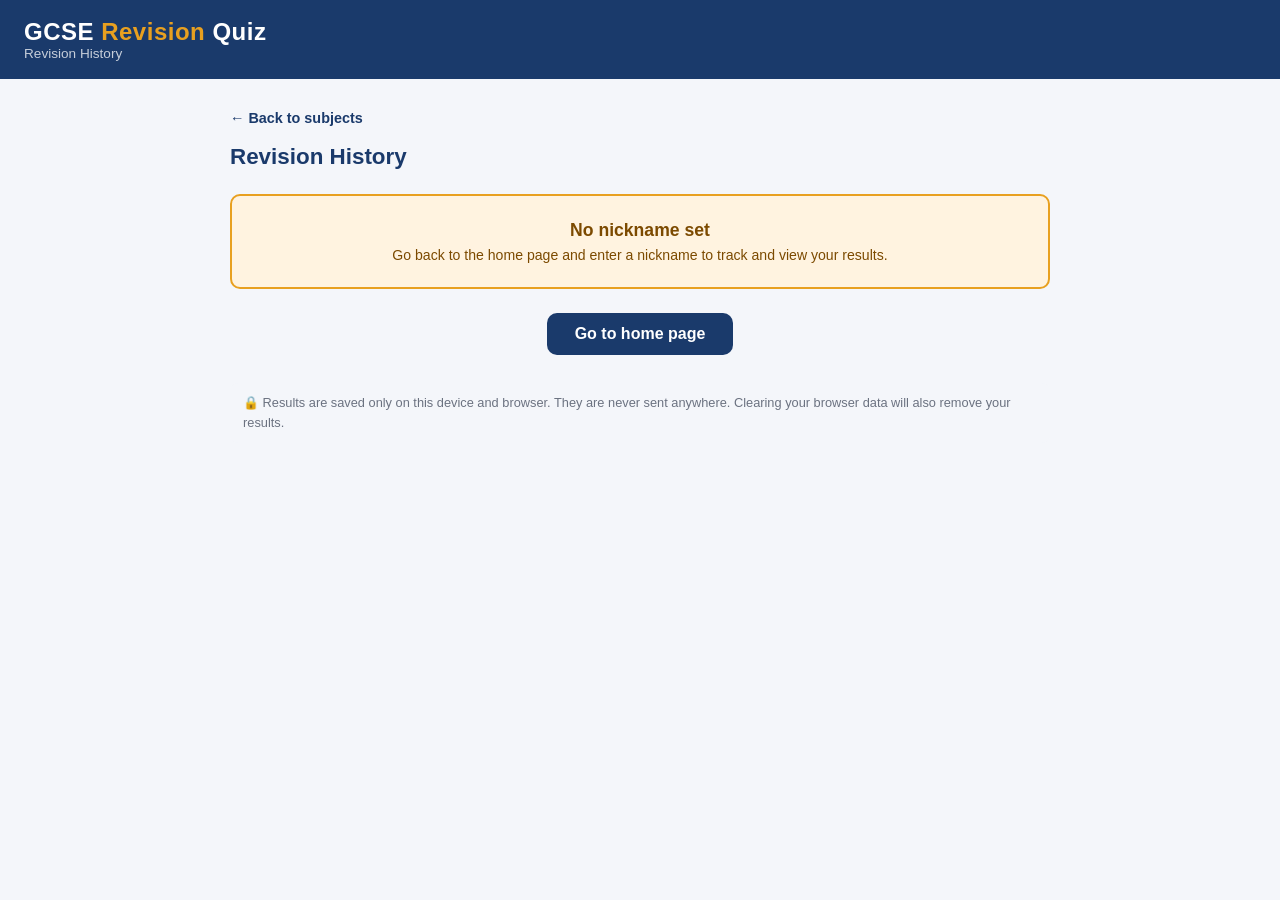
<file: history.html>
<!DOCTYPE html>
<html lang="en">
<head>
  <meta charset="UTF-8">
  <meta name="viewport" content="width=device-width, initial-scale=1.0">
  <title>My Revision History · GCSE Quiz</title>
  <link rel="stylesheet" href="style.css">
  <style>
    .history-wrap { max-width: 860px; margin: 30px auto; padding: 0 20px 60px; }
    .history-header { display: flex; align-items: baseline; justify-content: space-between; flex-wrap: wrap; gap: 10px; margin-bottom: 6px; }
    .history-header h1 { font-size: 1.4rem; color: #1a3a6b; }
    .history-meta { font-size: .87rem; color: #6b7280; margin-bottom: 24px; }
    .history-actions { display: flex; gap: 10px; flex-wrap: wrap; margin-bottom: 28px; }
    .stats-strip { display: grid; grid-template-columns: repeat(auto-fit, minmax(140px, 1fr)); gap: 12px; margin-bottom: 28px; }
    .stat-card { background: #fff; border: 1.5px solid #dde1ea; border-radius: 10px; padding: 14px 16px; text-align: center; }
    .stat-card .stat-val { font-size: 1.8rem; font-weight: 800; color: #1a3a6b; line-height: 1.1; }
    .stat-card .stat-lbl { font-size: .78rem; color: #6b7280; margin-top: 4px; }
    .trend-card { background: #fff; border: 1.5px solid #dde1ea; border-radius: 10px; padding: 16px 20px; margin-bottom: 24px; font-size: .92rem; line-height: 1.7; color: #1c1c1c; }
    .trend-card .trend-up { color: #2e7d32; font-weight: 700; }
    .trend-card .trend-down { color: #c62828; font-weight: 700; }
    .trend-card .trend-same { color: #e8a020; font-weight: 700; }
    .history-table-wrap { overflow-x: auto; border-radius: 10px; border: 1.5px solid #dde1ea; }
    table { width: 100%; border-collapse: collapse; font-size: .91rem; background: #fff; }
    thead th { background: #1a3a6b; color: #fff; padding: 11px 14px; text-align: left; font-weight: 600; font-size: .83rem; letter-spacing: .3px; white-space: nowrap; }
    tbody tr { border-bottom: 1px solid #eef0f5; }
    tbody tr:last-child { border-bottom: none; }
    tbody tr:nth-child(even) { background: #f8f9fc; }
    tbody td { padding: 10px 14px; vertical-align: middle; }
    .pct-badge { display: inline-block; padding: 3px 10px; border-radius: 99px; font-size: .8rem; font-weight: 700; }
    .pct-a { background: #e8f5e9; color: #1b5e20; }
    .pct-b { background: #e3f2fd; color: #0d47a1; }
    .pct-c { background: #fff3e0; color: #7c4a00; }
    .pct-d { background: #fce8e8; color: #7f1010; }
    .grade-cell { font-weight: 700; color: #1a3a6b; }
    .imp { font-size: .85rem; }
    .imp-up { color: #2e7d32; } .imp-down { color: #c62828; } .imp-same { color: #9aa3b2; }
    .empty-state { background: #fff; border: 1.5px solid #dde1ea; border-radius: 10px; padding: 40px 24px; text-align: center; color: #6b7280; }
    .empty-state h2 { font-size: 1.1rem; margin-bottom: 8px; color: #1a3a6b; }
    .empty-state p { font-size: .9rem; margin-bottom: 20px; }
    .no-nickname { background: #fff3e0; border: 2px solid #e8a020; border-radius: 10px; padding: 24px; text-align: center; margin-bottom: 24px; }
    .no-nickname h2 { font-size: 1.1rem; color: #7c4a00; margin-bottom: 6px; }
    .no-nickname p { font-size: .88rem; color: #7c4a00; }
    .privacy-strip { margin-top: 28px; background: #f4f6fa; border-radius: 8px; padding: 10px 13px; font-size: .8rem; color: #6b7280; line-height: 1.55; }
    @media (max-width: 520px) { .history-header h1 { font-size: 1.2rem; } thead th, tbody td { padding: 8px 10px; } }
  </style>
</head>
<body>
<header>
  <div>
    <div class="logo">GCSE <span>Revision</span> Quiz</div>
    <div class="sub" id="header-sub">Revision History</div>
  </div>
</header>
<div class="history-wrap">
  <a class="back-link" href="index.html">← Back to subjects</a>
  <div class="history-header"><h1 id="page-title">My Revision History</h1></div>
  <p class="history-meta" id="history-meta"></p>
  <div id="main-content"></div>
  <div class="privacy-strip">🔒 Results are saved only on this device and browser. They are never sent anywhere. Clearing your browser data will also remove your results.</div>
</div>
<script>
  const nickname = sessionStorage.getItem('gcse_nickname') || '';
  const content  = document.getElementById('main-content');
  function escHtml(s) { return String(s).replace(/&/g,'&amp;').replace(/</g,'&lt;').replace(/>/g,'&gt;').replace(/"/g,'&quot;'); }
  function pctClass(p) { if (p >= 70) return 'pct-a'; if (p >= 55) return 'pct-b'; if (p >= 45) return 'pct-c'; return 'pct-d'; }
  function allResults() { try { return JSON.parse(localStorage.getItem('gcse_results') || '[]'); } catch(e) { return []; } }
  function myResults() { if (!nickname) return []; return allResults().filter(r => r.nickname === nickname); }
  function render() {
    content.innerHTML = '';
    if (!nickname) {
      document.getElementById('page-title').textContent = 'Revision History';
      document.getElementById('history-meta').textContent = '';
      document.getElementById('header-sub').textContent = 'Revision History';
      content.innerHTML = '<div class="no-nickname"><h2>No nickname set</h2><p>Go back to the home page and enter a nickname to track and view your results.</p></div><div style="text-align:center"><a class="btn-primary" href="index.html" style="display:inline-block;text-decoration:none;padding:12px 28px;border-radius:10px;font-size:1rem;font-weight:700;background:#1a3a6b;color:#fff;">Go to home page</a></div>';
      return;
    }
    const results = myResults();
    document.getElementById('header-sub').textContent = nickname + ' — Revision History';
    document.getElementById('page-title').textContent = nickname + '\'s Revision History';
    if (results.length === 0) {
      document.getElementById('history-meta').textContent = 'No results saved yet.';
      content.innerHTML = '<div class="empty-state"><h2>No results yet</h2><p>Complete a quiz to see your results here.</p><a class="btn-primary" href="index.html" style="display:inline-block;text-decoration:none;padding:12px 28px;border-radius:10px;font-size:1rem;font-weight:700;background:#1a3a6b;color:#fff;">Start a quiz</a></div>';
      return;
    }
    const sorted = results.slice().sort((a,b) => (b.ts||0) - (a.ts||0));
    document.getElementById('history-meta').textContent = results.length + ' quiz' + (results.length !== 1 ? 'zes' : '') + ' completed';
    const avgPct  = Math.round(results.reduce((s,r) => s + r.pct, 0) / results.length);
    const bestPct = Math.max(...results.map(r => r.pct));
    const subjects = [...new Set(results.map(r => r.subject))].length;
    const statsHtml = '<div class="stats-strip"><div class="stat-card"><div class="stat-val">' + results.length + '</div><div class="stat-lbl">Quizzes completed</div></div><div class="stat-card"><div class="stat-val">' + avgPct + '%</div><div class="stat-lbl">Average score</div></div><div class="stat-card"><div class="stat-val">' + bestPct + '%</div><div class="stat-lbl">Best score</div></div><div class="stat-card"><div class="stat-val">' + subjects + '</div><div class="stat-lbl">Subject' + (subjects !== 1 ? 's' : '') + ' covered</div></div></div>';
    let trendHtml = '';
    if (sorted.length >= 2) {
      const diff = sorted[0].pct - sorted[1].pct;
      let arrow, cls, msg;
      if (diff > 0) { arrow = '↑'; cls = 'trend-up'; msg = '+' + diff + '% vs last attempt'; }
      else if (diff < 0) { arrow = '↓'; cls = 'trend-down'; msg = diff + '% vs last attempt'; }
      else { arrow = '→'; cls = 'trend-same'; msg = 'Same as last attempt'; }
      trendHtml = '<div class="trend-card">Latest: <strong>' + sorted[0].subject + '</strong> on ' + sorted[0].date + ' — <span class="' + cls + '">' + arrow + ' ' + msg + '</span></div>';
    }
    const actionsHtml = '<div class="history-actions"><button class="btn-secondary" onclick="emailResults()">📧 Email my results</button><button class="btn-secondary" style="color:#c62828;border-color:#c62828" onclick="clearResults()">🗑 Clear my results</button></div>';
    let rows = '';
    sorted.forEach(function(r, i) {
      let impHtml = '<span class="imp imp-same">—</span>';
      const sameSub = sorted.slice(i + 1).find(x => x.subjectKey === r.subjectKey);
      if (sameSub) {
        const d = r.pct - sameSub.pct;
        if (d > 0) impHtml = '<span class="imp imp-up">↑ +' + d + '%</span>';
        else if (d < 0) impHtml = '<span class="imp imp-down">↓ ' + d + '%</span>';
        else impHtml = '<span class="imp imp-same">→ same</span>';
      }
      rows += '<tr><td>' + escHtml(r.date) + ' ' + escHtml(r.time||'') + '</td><td>' + escHtml(r.subject) + '</td><td>' + escHtml(String(r.score)) + ' / ' + escHtml(String(r.total)) + '</td><td><span class="pct-badge ' + pctClass(r.pct) + '">' + r.pct + '%</span></td><td class="grade-cell">' + escHtml(r.grade||'—') + '</td><td>' + impHtml + '</td></tr>';
    });
    const tableHtml = '<div class="history-table-wrap"><table><thead><tr><th>Date &amp; time</th><th>Subject</th><th>Score</th><th>Percentage</th><th>Grade</th><th>vs previous</th></tr></thead><tbody>' + rows + '</tbody></table></div>';
    content.innerHTML = statsHtml + trendHtml + actionsHtml + tableHtml;
  }
  function clearResults() {
    if (!confirm('Clear all saved results for "' + nickname + '"? This cannot be undone.')) return;
    localStorage.setItem('gcse_results', JSON.stringify(allResults().filter(r => r.nickname !== nickname)));
    render();
  }
  function emailResults() {
    const results = myResults();
    if (!results.length) { alert('No results to email.'); return; }
    const sorted = results.slice().sort((a,b) => (b.ts||0) - (a.ts||0));
    let body = 'GCSE Revision Results for ' + nickname + '\n==============================\n\n';
    sorted.forEach(function(r) { body += r.date + ' ' + (r.time||'') + '  |  ' + r.subject + '  |  ' + r.score + '/' + r.total + '  |  ' + r.pct + '%  |  Grade: ' + (r.grade||'—') + '\n'; });
    body += '\n-- Sent from GCSE Revision Quiz --';
    window.location.href = 'mailto:?subject=' + encodeURIComponent('GCSE Revision Results — ' + nickname) + '&body=' + encodeURIComponent(body);
  }
  render();
</script>
</body>
</html>
</file>
<file: style.css>
/* ===== GCSE Exam Quiz — style.css ===== */

*, *::before, *::after { box-sizing: border-box; margin: 0; padding: 0; }

:root {
  --primary: #1a3a6b;
  --accent:  #e8a020;
  --correct: #2e7d32;
  --wrong:   #c62828;
  --bg:      #f4f6fa;
  --card:    #ffffff;
  --text:    #1c1c1c;
  --muted:   #6b7280;
  --radius:  10px;
  --shadow:  0 2px 12px rgba(0,0,0,.10);
}

body {
  font-family: 'Segoe UI', Arial, sans-serif;
  background: var(--bg);
  color: var(--text);
  min-height: 100vh;
}

/* ── HEADER ── */
header {
  background: var(--primary);
  color: #fff;
  padding: 18px 24px;
  display: flex;
  align-items: center;
  gap: 14px;
}
header .logo { font-size: 1.5rem; font-weight: 700; letter-spacing: .5px; }
header .logo span { color: var(--accent); }
header .sub  { font-size: .85rem; opacity: .75; }

/* ── HOME — SUBJECT GRID ── */
.home-wrap {
  max-width: 900px;
  margin: 40px auto;
  padding: 0 20px;
}
.home-wrap h2 { font-size: 1.3rem; margin-bottom: 6px; }
.home-wrap p  { color: var(--muted); margin-bottom: 28px; font-size: .95rem; }

.subject-grid {
  display: grid;
  grid-template-columns: repeat(auto-fill, minmax(190px, 1fr));
  gap: 18px;
}

.subject-card {
  background: var(--card);
  border-radius: var(--radius);
  box-shadow: var(--shadow);
  padding: 28px 20px;
  text-align: center;
  cursor: pointer;
  border: 2px solid transparent;
  transition: border-color .2s, transform .15s;
  text-decoration: none;
  color: var(--text);
  display: block;
}
.subject-card:hover { border-color: var(--accent); transform: translateY(-3px); }
.subject-card .icon { font-size: 2.2rem; margin-bottom: 10px; }
.subject-card .name { font-weight: 700; font-size: 1rem; }
.subject-card .qs   { font-size: .8rem; color: var(--muted); margin-top: 4px; }

/* ── QUIZ PAGE ── */
.quiz-wrap {
  max-width: 760px;
  margin: 30px auto;
  padding: 0 20px 60px;
}

/* Progress bar */
.progress-row {
  display: flex;
  align-items: center;
  gap: 12px;
  margin-bottom: 18px;
}
.progress-bar-bg {
  flex: 1;
  height: 8px;
  background: #dde1ea;
  border-radius: 99px;
  overflow: hidden;
}
.progress-bar-fill {
  height: 100%;
  background: var(--primary);
  border-radius: 99px;
  transition: width .4s;
}
.progress-label { font-size: .85rem; color: var(--muted); white-space: nowrap; }

/* Timer */
.timer-row {
  display: flex;
  align-items: center;
  gap: 10px;
  margin-bottom: 22px;
}
.timer-bar-bg {
  flex: 1;
  height: 12px;
  background: #dde1ea;
  border-radius: 99px;
  overflow: hidden;
}
.timer-bar-fill {
  height: 100%;
  background: var(--accent);
  border-radius: 99px;
  transition: width .9s linear, background .3s;
}
.timer-bar-fill.warning { background: #e65100; }
.timer-digits {
  font-size: 1.1rem;
  font-weight: 700;
  color: var(--primary);
  min-width: 48px;
  text-align: right;
}
.timer-digits.warning { color: #e65100; }

/* Question card */
.question-card {
  background: var(--card);
  border-radius: var(--radius);
  box-shadow: var(--shadow);
  padding: 28px 28px 24px;
  margin-bottom: 20px;
}
.q-meta {
  font-size: .78rem;
  color: var(--muted);
  margin-bottom: 8px;
  text-transform: uppercase;
  letter-spacing: .5px;
}
.q-text {
  font-size: 1.08rem;
  font-weight: 600;
  line-height: 1.5;
  margin-bottom: 22px;
}
.q-marks {
  display: inline-block;
  background: var(--primary);
  color: #fff;
  font-size: .75rem;
  padding: 2px 8px;
  border-radius: 99px;
  margin-left: 8px;
  font-weight: 600;
  vertical-align: middle;
}

/* Multiple choice options */
.options-list { list-style: none; display: flex; flex-direction: column; gap: 10px; }
.option-btn {
  width: 100%;
  text-align: left;
  padding: 14px 18px;
  border: 2px solid #dde1ea;
  border-radius: var(--radius);
  background: #fff;
  font-size: .98rem;
  cursor: pointer;
  transition: border-color .15s, background .15s;
  line-height: 1.4;
}
.option-btn:hover:not(:disabled) { border-color: var(--primary); background: #eef1f8; }
.option-btn.selected-wrong {
  border-color: var(--wrong);
  background: #fdecea;
  color: var(--wrong);
  font-weight: 600;
}
.option-btn:disabled { cursor: not-allowed; opacity: .7; }

/* Written answer */
.written-wrap { display: flex; flex-direction: column; gap: 10px; }

/* Word counter */
.word-counter {
  font-size: .83rem;
  color: var(--muted);
  transition: color .2s;
}
.word-counter.word-counter-ok {
  color: var(--correct);
  font-weight: 600;
}

/* Word count error message */
.word-error {
  background: #fff3e0;
  border: 1.5px solid #e8a020;
  border-radius: var(--radius);
  color: #7c4a00;
  font-size: .88rem;
  padding: 9px 13px;
  font-weight: 500;
}
.written-wrap textarea {
  width: 100%;
  min-height: 110px;
  padding: 12px 14px;
  border: 2px solid #dde1ea;
  border-radius: var(--radius);
  font-size: .97rem;
  font-family: inherit;
  resize: vertical;
  line-height: 1.5;
}
.written-wrap textarea:focus { outline: none; border-color: var(--primary); }
.submit-btn {
  align-self: flex-start;
  background: var(--primary);
  color: #fff;
  border: none;
  padding: 12px 28px;
  border-radius: var(--radius);
  font-size: 1rem;
  font-weight: 600;
  cursor: pointer;
  transition: background .2s;
}
.submit-btn:hover { background: #122d56; }
.submit-btn:disabled { background: #9aa3b2; cursor: not-allowed; }

/* ── Feedback panel (shown after each answer attempt) ── */
.feedback-panel {
  margin-top: 18px;
  padding: 14px 18px;
  border-radius: var(--radius);
  font-size: .95rem;
  line-height: 1.5;
  display: flex;
  flex-direction: column;
  gap: 12px;
}
.feedback-correct {
  background: #e8f5e9;
  border: 2px solid #2e7d32;
  color: #1b5e20;
}
.feedback-wrong {
  background: #fce8e8;
  border: 2px solid var(--wrong);
  color: #7f1010;
}
.feedback-hint {
  margin-top: 8px;
  font-size: .88rem;
  color: #5a3e00;
  background: #fff8e1;
  border-left: 3px solid #f0c040;
  border-radius: 4px;
  padding: 8px 12px;
  line-height: 1.55;
}
.feedback-hint em {
  font-style: normal;
  font-weight: 700;
  color: #1a3a6b;
}
.feedback-answer {
  margin-top: 4px;
  font-size: .92rem;
  color: #1b5e20;
  background: #f1f8f2;
  border-left: 3px solid #2e7d32;
  padding: 8px 12px;
  border-radius: 4px;
}
.feedback-answer span {
  font-weight: 700;
}

/* Next Question button */
.next-btn {
  align-self: flex-start;
  background: var(--primary);
  color: #fff;
  border: none;
  padding: 11px 26px;
  border-radius: var(--radius);
  font-size: .97rem;
  font-weight: 600;
  cursor: pointer;
  transition: background .2s;
  margin-top: 4px;
}
.next-btn:hover { background: #122d56; }

/* Time-up notice */
.timeup-notice {
  background: #fff3e0;
  border: 2px solid var(--accent);
  border-radius: var(--radius);
  padding: 12px 16px;
  font-size: .9rem;
  color: #7c4700;
  margin-top: 10px;
  display: none;
}

/* ── END / RESULTS SCREEN ── */
.results-wrap {
  max-width: 760px;
  margin: 30px auto;
  padding: 0 20px 60px;
}
.results-card {
  background: var(--card);
  border-radius: var(--radius);
  box-shadow: var(--shadow);
  padding: 36px 32px;
  text-align: center;
  margin-bottom: 28px;
}
.results-card h2 { font-size: 1.6rem; margin-bottom: 8px; }
.score-big {
  font-size: 3.5rem;
  font-weight: 800;
  color: var(--primary);
  margin: 16px 0 8px;
}
.score-label { font-size: 1rem; color: var(--muted); margin-bottom: 24px; }
.grade-badge {
  display: inline-block;
  background: var(--accent);
  color: #fff;
  font-size: 1.1rem;
  font-weight: 700;
  padding: 6px 20px;
  border-radius: 99px;
  margin-bottom: 28px;
}
.results-btns { display: flex; gap: 12px; justify-content: center; flex-wrap: wrap; }
.btn-primary {
  background: var(--primary);
  color: #fff;
  border: none;
  padding: 13px 30px;
  border-radius: var(--radius);
  font-size: 1rem;
  font-weight: 600;
  cursor: pointer;
  transition: background .2s;
}
.btn-primary:hover { background: #122d56; }
.btn-secondary {
  background: #fff;
  color: var(--primary);
  border: 2px solid var(--primary);
  padding: 11px 28px;
  border-radius: var(--radius);
  font-size: 1rem;
  font-weight: 600;
  cursor: pointer;
  transition: background .2s;
}
.btn-secondary:hover { background: #eef1f8; }
.btn-email {
  background: #fff;
  color: #2e7d32;
  border: 2px solid #2e7d32;
  padding: 11px 28px;
  border-radius: var(--radius);
  font-size: 1rem;
  font-weight: 600;
  cursor: pointer;
  transition: background .2s;
}
.btn-email:hover { background: #e8f5e9; }

/* Summary stats strip */
.res-summary-stats { margin: 16px 0 24px; text-align: left; }
.res-summary-msg {
  background: #f4f6fa;
  border-radius: var(--radius);
  padding: 14px 18px;
  font-size: .93rem;
  line-height: 1.6;
  color: var(--text);
}
.res-summary-msg.res-summary-perfect {
  background: #e8f5e9;
  color: #1b5e20;
}
.res-areas {
  margin-top: 10px;
  font-size: .86rem;
  color: var(--muted);
  line-height: 1.7;
}
.res-areas span { font-weight: 600; color: var(--text); }

/* Detail toggle row */
.review-toggle-row {
  display: flex;
  gap: 10px;
  align-items: center;
  flex-wrap: wrap;
  margin-bottom: 16px;
}
.btn-detail-toggle {
  background: var(--primary);
  color: #fff;
  border: none;
  padding: 11px 22px;
  border-radius: var(--radius);
  font-size: .93rem;
  font-weight: 600;
  cursor: pointer;
  transition: background .2s;
}
.btn-detail-toggle:hover { background: #122d56; }

.btn-expand-all {
  background: #fff;
  color: var(--primary);
  border: 2px solid var(--primary);
  padding: 9px 18px;
  border-radius: var(--radius);
  font-size: .88rem;
  font-weight: 600;
  cursor: pointer;
  transition: background .2s;
}
.btn-expand-all:hover { background: #eef1f8; }

/* Wrong answers review */
.review-section { margin-top: 4px; }
.review-section h3 { font-size: 1.1rem; margin-bottom: 14px; color: var(--wrong); }
.review-item {
  background: var(--card);
  border-radius: var(--radius);
  box-shadow: var(--shadow);
  padding: 20px 22px;
  margin-bottom: 14px;
  border-left: 4px solid var(--wrong);
  text-align: left;
}
.review-item .ri-q { font-weight: 600; font-size: .97rem; margin-bottom: 8px; }
.review-item .ri-your { color: var(--wrong); font-size: .88rem; margin-bottom: 4px; }
.review-item .ri-correct { color: var(--correct); font-size: .88rem; font-weight: 600; margin-bottom: 8px; }
.review-item .ri-explain {
  color: var(--muted);
  font-size: .85rem;
  margin-top: 8px;
  line-height: 1.5;
  border-top: 1px solid #e8eaf0;
  padding-top: 8px;
}
/* Per-item explanation toggle button */
.ri-toggle {
  background: none;
  border: 1px solid #c5cad6;
  color: var(--primary);
  border-radius: 6px;
  padding: 4px 12px;
  font-size: .82rem;
  font-weight: 600;
  cursor: pointer;
  margin-top: 8px;
  transition: background .15s;
}
.ri-toggle:hover { background: #eef1f8; }

/* Back link */
.back-link {
  display: inline-block;
  margin-bottom: 18px;
  color: var(--primary);
  font-size: .9rem;
  text-decoration: none;
  font-weight: 600;
}
.back-link:hover { text-decoration: underline; }

/* Responsive */
@media (max-width: 520px) {
  .question-card { padding: 20px 16px; }
  .results-card  { padding: 24px 16px; }
  .score-big     { font-size: 2.8rem; }
}
</file>
